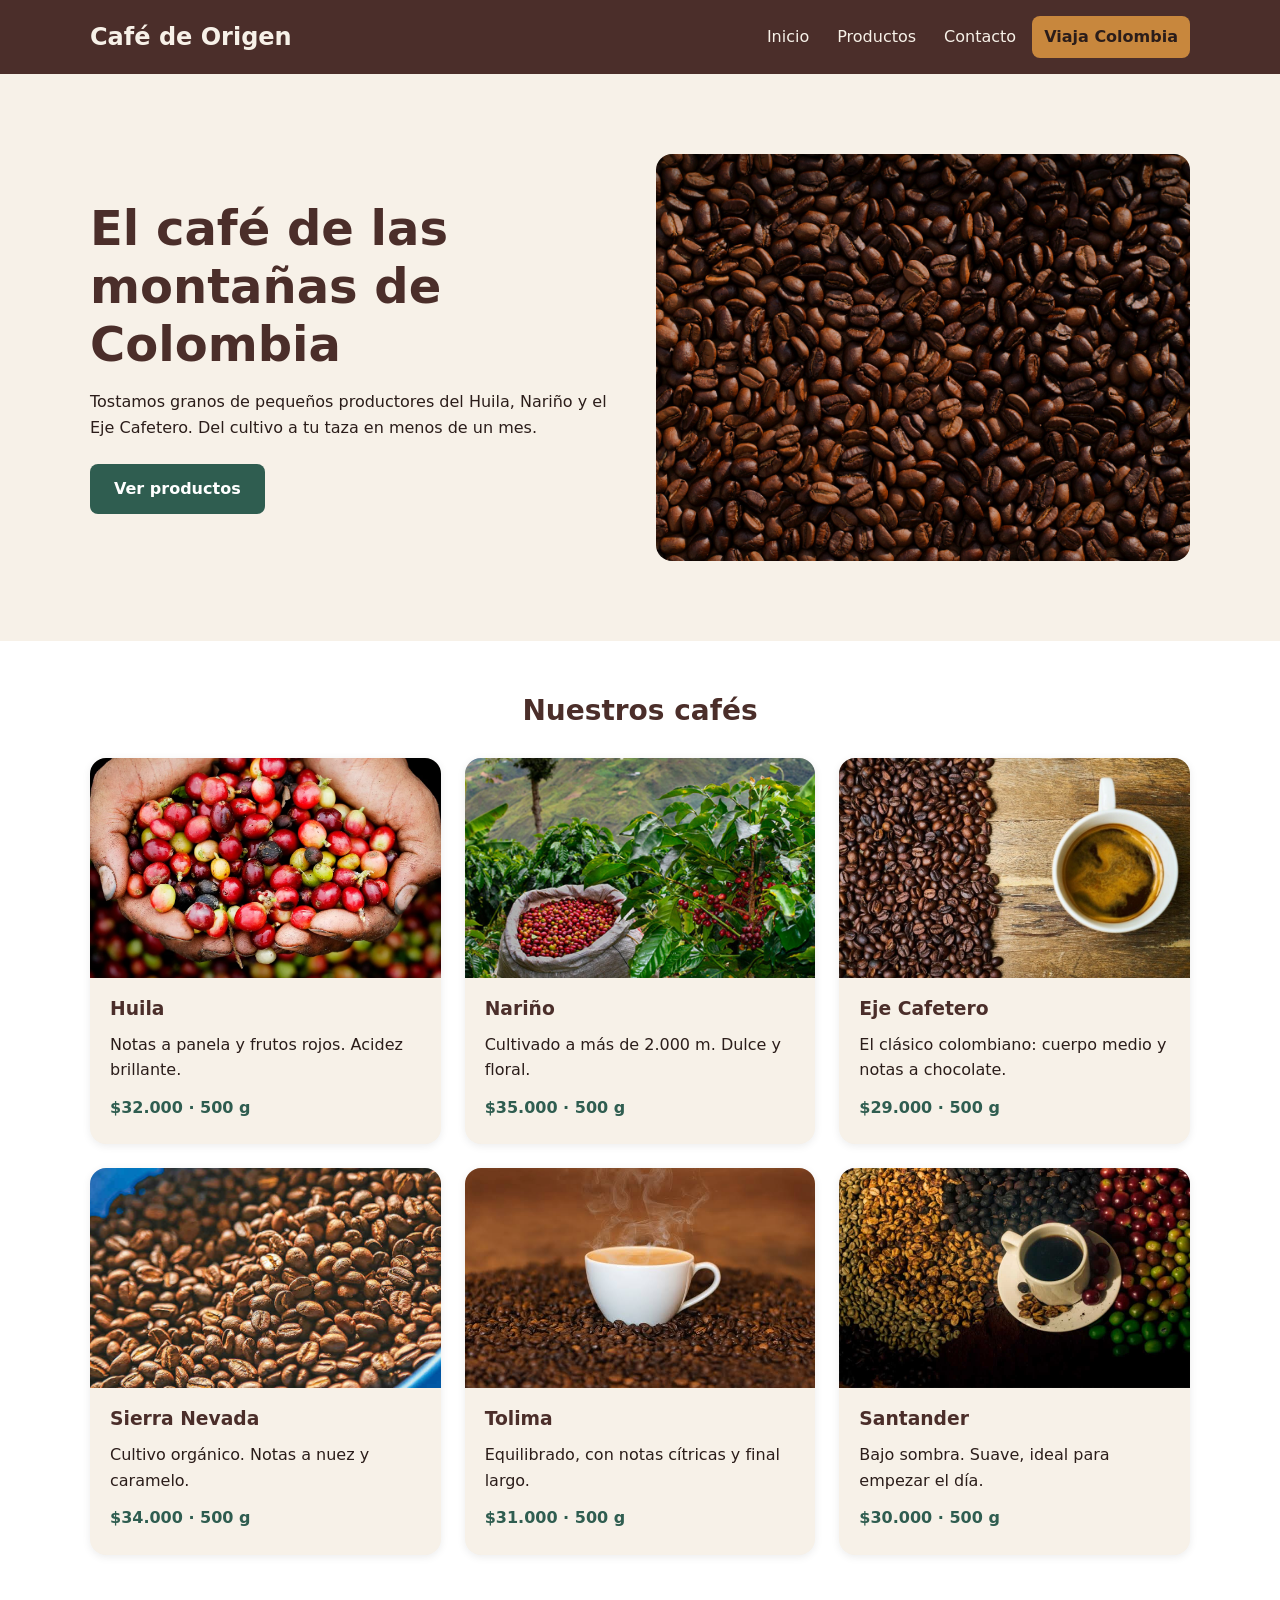
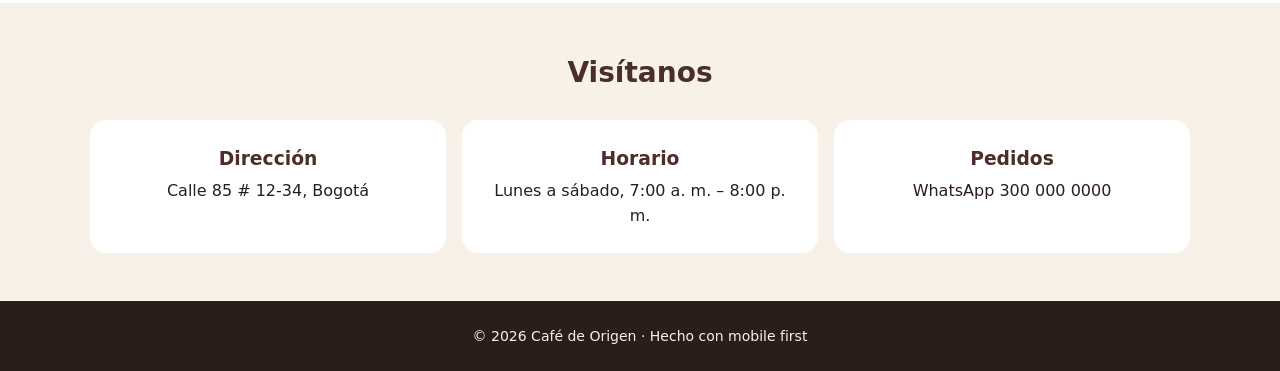
<file: index.html>
<!DOCTYPE html>
<html lang="es">
<head>
 <meta charset="UTF-8">
 <meta name="viewport" content="width=device-width, initial-scale=1.0">
 <title>Café de Origen</title>
 <link rel="stylesheet" href="CSS/styles.css">
 <script src="JS/menu.js" defer></script>
</head>
<body>
     <header class="header">
         <div class="contenedor header__contenido">
             
             <a href="#inicio" class="logo"> Café de Origen</a>
        <button class="menu-boton" aria-label="Abrir menú">☰</button>     
             <nav>
                 <ul class="nav__lista">
                    <li><a href="#inicio">Inicio</a></li>
                    <li><a href="#productos">Productos</a></li>
                    <li><a href="#contacto">Contacto</a></li>
                    <li><a href="viajacolombia/index.html" class="nav__destacado">Viaja Colombia</a></li>
                 </ul>
             </nav>
 </div>
 </header>
 <main>
 
 <section class="hero" id="inicio">
 <div class="contenedor hero__contenido">
 <div class="hero__texto">
 <h1>El café de las montañas de Colombia</h1>
 <p>Tostamos granos de pequeños productores del Huila, Nariño y el Eje
Cafetero. Del cultivo a tu taza en menos de un mes.</p>
 <a href="#productos" class="boton">Ver productos</a>

 </div>
 <img class="hero__imagen"
src="IMG/Cafe.jpg" alt="Taza de
café recién servida">
 </div>
 </section>
 
 <section class="productos" id="productos">
 <div class="contenedor">
 <h2>Nuestros cafés</h2>
 <div class="tarjetas">
 <article class="tarjeta">
 <img src="IMG/Huila.webp"
alt="Café del Huila">
 <div class="tarjeta__cuerpo">
 <h3>Huila</h3>
 <p>Notas a panela y frutos rojos. Acidez brillante.</p>
 <span class="precio">$32.000 · 500 g</span>
 </div>
 </article>
 <article class="tarjeta">
 <img src="IMG/Nariño.jpg"
alt="Café de Nariño">
 <div class="tarjeta__cuerpo">
 <h3>Nariño</h3>
 <p>Cultivado a más de 2.000 m. Dulce y floral.</p>
 <span class="precio">$35.000 · 500 g</span>
 </div>
 </article>
 <article class="tarjeta">
 <img
src="IMG/Eje Cafetero.jpg" alt="Café del
Eje Cafetero">
 <div class="tarjeta__cuerpo">
 <h3>Eje Cafetero</h3>
 <p>El clásico colombiano: cuerpo medio y notas a chocolate.</p>
 <span class="precio">$29.000 · 500 g</span>
 </div>
 </article>
 <article class="tarjeta">
 <img
src="IMG/Sierra Nevada.jpg" alt="Café de
la Sierra Nevada">
 <div class="tarjeta__cuerpo">
 <h3>Sierra Nevada</h3>
 <p>Cultivo orgánico. Notas a nuez y caramelo.</p>
 <span class="precio">$34.000 · 500 g</span>
 </div>
 </article>
 <article class="tarjeta">
 <img src="IMG/Tolima.jpeg"
alt="Café del Tolima">
 <div class="tarjeta__cuerpo">
 <h3>Tolima</h3>
 <p>Equilibrado, con notas cítricas y final largo.</p>
 <span class="precio">$31.000 · 500 g</span>
 </div>
 </article>
 <article class="tarjeta">
 <img src="IMG/Santander.jpeg"
alt="Café de Santander">
 <div class="tarjeta__cuerpo">
 <h3>Santander</h3>
 <p>Bajo sombra. Suave, ideal para empezar el día.</p>
 <span class="precio">$30.000 · 500 g</span>
 </div>
 </article>
 </div>
 </div>
 </section>

 <section class="contacto" id="contacto">
 <div class="contenedor">
 <h2>Visítanos</h2>
 <div class="contacto__grid">
 <div class="contacto__bloque">
 <h3>Dirección</h3>
 <p>Calle 85 # 12-34, Bogotá</p>
 </div>
 <div class="contacto__bloque">
 <h3>Horario</h3>
 <p>Lunes a sábado, 7:00 a. m. – 8:00 p. m.</p>
 </div>
 <div class="contacto__bloque">
 <h3>Pedidos</h3>
 <p>WhatsApp 300 000 0000</p>
 </div>
 </div>
 </div>
 </section>
 </main>
 
 <footer class="footer">
 <p>© 2026 Café de Origen · Hecho con mobile first</p>
 </footer>
</body>
</html>
</file>
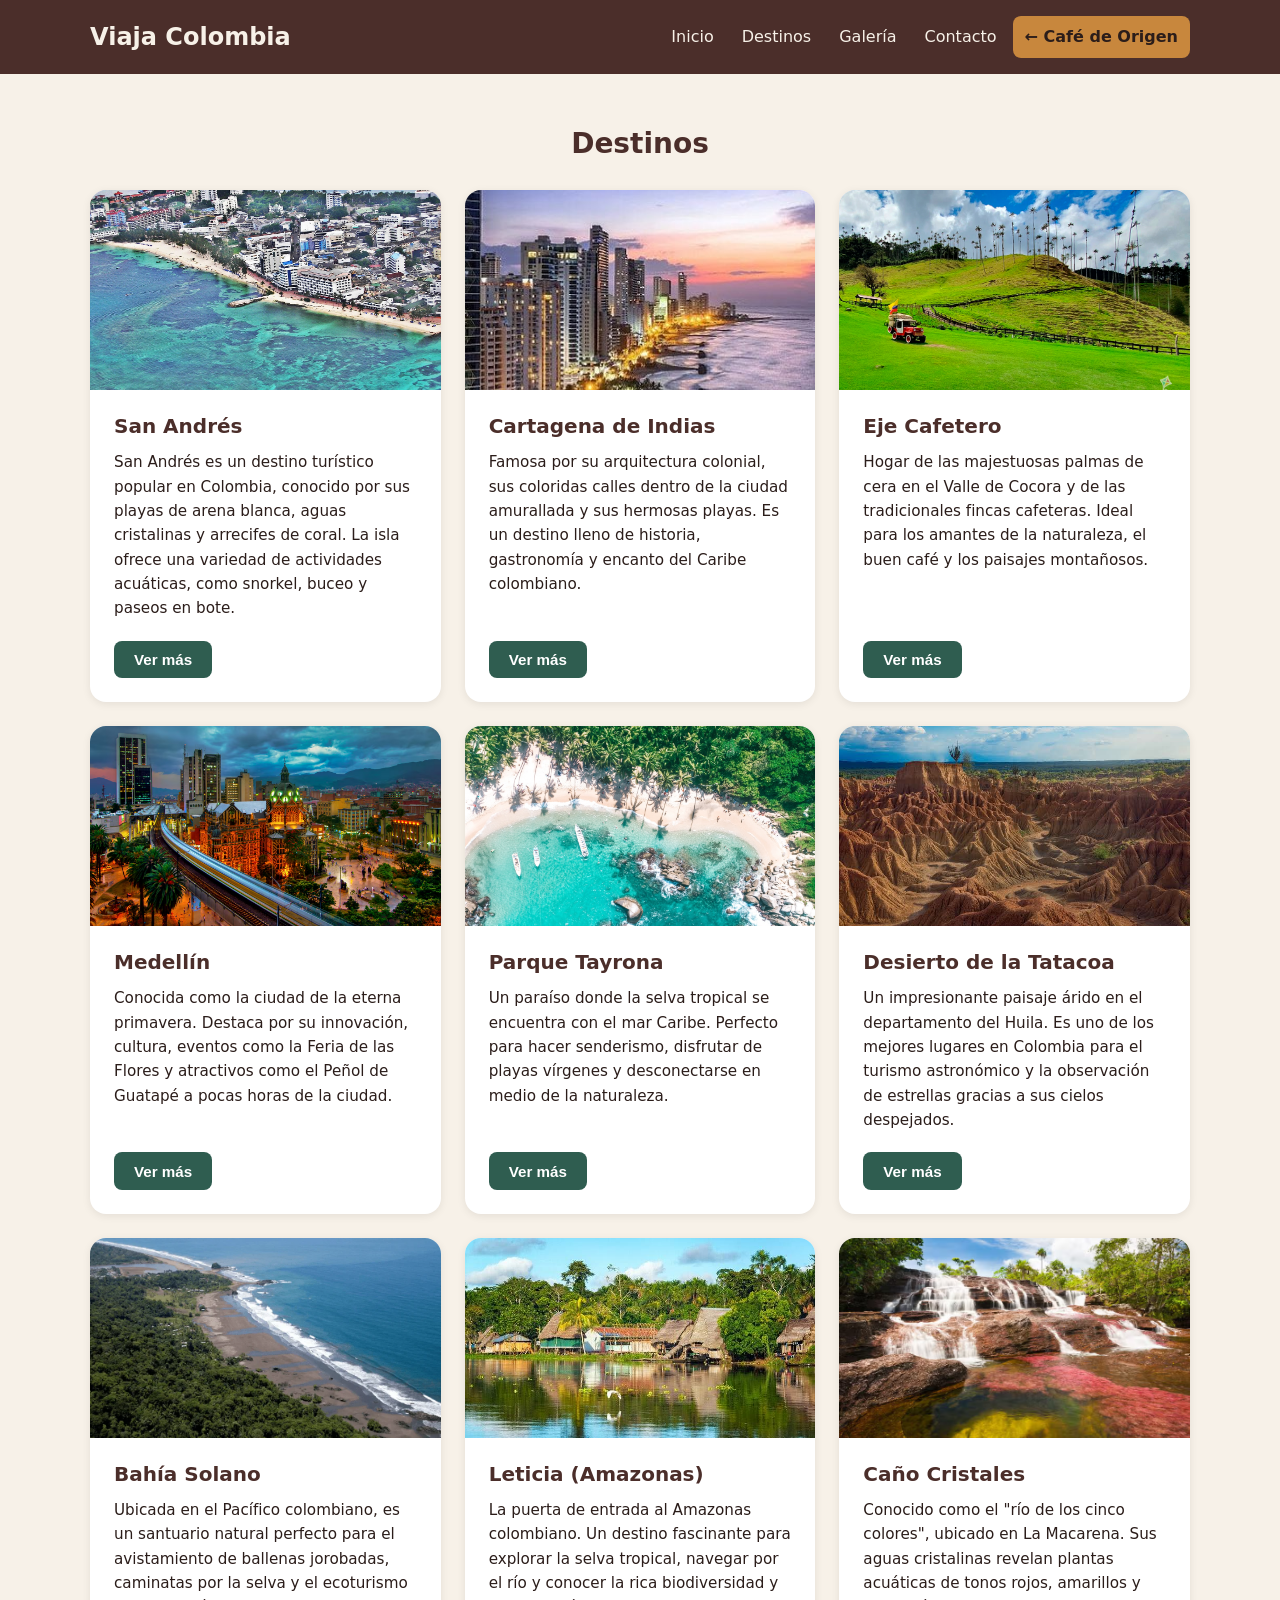
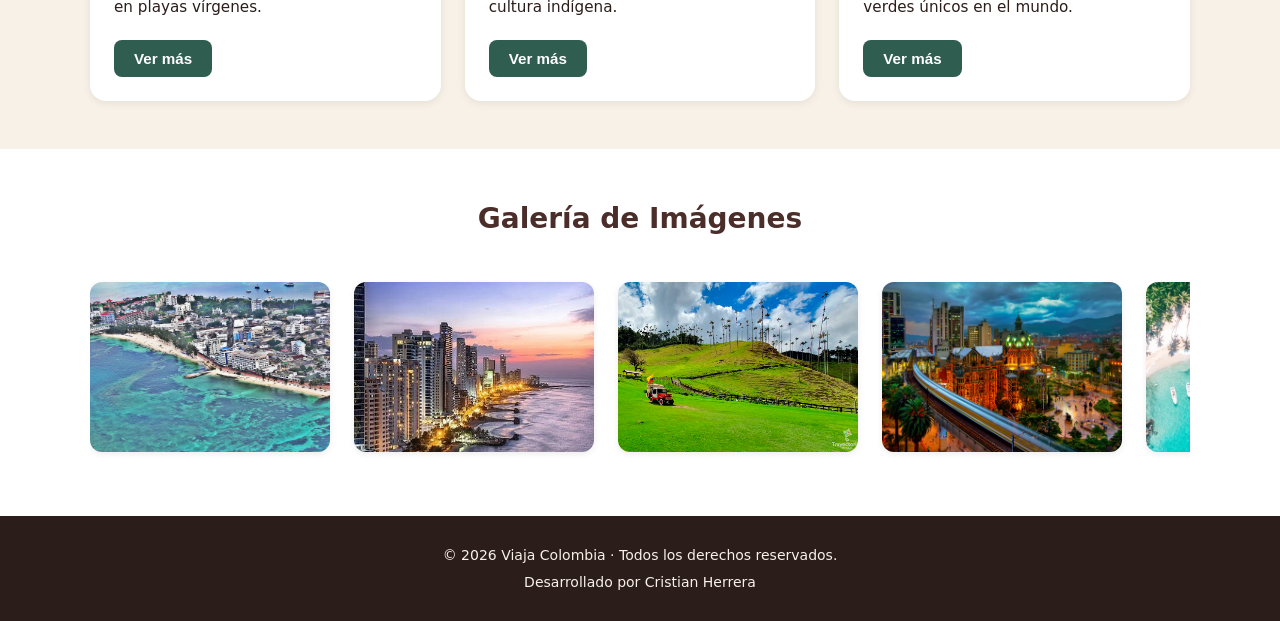
<file: viajacolombia/index.html>
<!DOCTYPE html>
<html lang="es">
<head>
    <meta charset="UTF-8">
    <meta name="viewport" content="width=device-width, initial-scale=1.0">
    <title>Viaja Colombia · Café de Origen</title>
    <link rel="stylesheet" href="CSS/estilos.css">
</head>
<body>

    <!-- ENCABEZADO -->
    <header class="cabecera">
        <div class="contenedor cabecera__contenido">
            <a href="index.html" class="logo">Viaja Colombia</a>
            <nav>
                <ul class="menu">
                    <li><a href="index.html">Inicio</a></li>
                    <li><a href="#destinos">Destinos</a></li>
                    <li><a href="#galeria">Galería</a></li>
                    <li><a href="../index.html#contacto">Contacto</a></li>
                    <li><a href="../index.html" class="nav__destacado">← Café de Origen</a></li>
                </ul>
            </nav>
        </div>
    </header>

    <main>
        <!-- SECCIÓN DESTINOS -->
        <section class="seccion-destinos" id="destinos">
            <div class="contenedor">
                <h2 class="seccion-titulo">Destinos</h2>
                
                <div class="destinos">
                    <!-- 1. San Andrés (Corregido el div contenido-tarjeta) -->
                    <article class="tarjeta">
                        <img src="IMG/San Andres.JPG" alt="San Andrés" class="imagen">
                        <div class="contenido-tarjeta">
                            <h3>San Andrés</h3>
                            <p>San Andrés es un destino turístico popular en Colombia, conocido por sus playas de arena blanca, aguas cristalinas y arrecifes de coral. La isla ofrece una variedad de actividades acuáticas, como snorkel, buceo y paseos en bote.</p>
                            <button class="boton">Ver más</button>
                        </div>
                    </article>

                    <!-- 2. Cartagena -->
                    <article class="tarjeta">
                        <img src="IMG/Cartagena.jpg" alt="Cartagena" class="imagen">
                        <div class="contenido-tarjeta">
                            <h3>Cartagena de Indias</h3>
                            <p>Famosa por su arquitectura colonial, sus coloridas calles dentro de la ciudad amurallada y sus hermosas playas. Es un destino lleno de historia, gastronomía y encanto del Caribe colombiano.</p>
                            <button class="boton">Ver más</button>
                        </div>
                    </article>

                    <!-- 3. Eje Cafetero -->
                    <article class="tarjeta">
                        <img src="IMG/Eje Cafetero.webp" alt="Eje Cafetero" class="imagen">
                        <div class="contenido-tarjeta">
                            <h3>Eje Cafetero</h3>
                            <p>Hogar de las majestuosas palmas de cera en el Valle de Cocora y de las tradicionales fincas cafeteras. Ideal para los amantes de la naturaleza, el buen café y los paisajes montañosos.</p>
                            <button class="boton">Ver más</button>
                        </div>
                    </article>

                    <!-- 4. Medellín -->
                    <article class="tarjeta">
                        <img src="IMG/Medellin.avif" alt="Medellín" class="imagen">
                        <div class="contenido-tarjeta">
                            <h3>Medellín</h3>
                            <p>Conocida como la ciudad de la eterna primavera. Destaca por su innovación, cultura, eventos como la Feria de las Flores y atractivos como el Peñol de Guatapé a pocas horas de la ciudad.</p>
                            <button class="boton">Ver más</button>
                        </div>
                    </article>

                    <!-- 5. Parque Tayrona -->
                    <article class="tarjeta">
                        <img src="IMG/Tayrona.jpg" alt="Parque Tayrona" class="imagen">
                        <div class="contenido-tarjeta">
                            <h3>Parque Tayrona</h3>
                            <p>Un paraíso donde la selva tropical se encuentra con el mar Caribe. Perfecto para hacer senderismo, disfrutar de playas vírgenes y desconectarse en medio de la naturaleza.</p>
                            <button class="boton">Ver más</button>
                        </div>
                    </article>

                    <!-- 6. Desierto de la Tatacoa -->
                    <article class="tarjeta">
                        <img src="IMG/Desierto de la Tatacoa.jpeg" alt="Desierto de la Tatacoa" class="imagen">
                        <div class="contenido-tarjeta">
                            <h3>Desierto de la Tatacoa</h3>
                            <p>Un impresionante paisaje árido en el departamento del Huila. Es uno de los mejores lugares en Colombia para el turismo astronómico y la observación de estrellas gracias a sus cielos despejados.</p>
                            <button class="boton">Ver más</button>
                        </div>
                    </article>

                    <!-- 7. Bahía Solano -->
                    <article class="tarjeta">
                        <img src="IMG/Bahia Solano.webp" alt="Bahía Solano" class="imagen">
                        <div class="contenido-tarjeta">
                            <h3>Bahía Solano</h3>
                            <p>Ubicada en el Pacífico colombiano, es un santuario natural perfecto para el avistamiento de ballenas jorobadas, caminatas por la selva y el ecoturismo en playas vírgenes.</p>
                            <button class="boton">Ver más</button>
                        </div>
                    </article>

                    <!-- 8. Leticia -->
                    <article class="tarjeta">
                        <img src="IMG/Leticia.jpeg" alt="Leticia Amazonas" class="imagen">
                        <div class="contenido-tarjeta">
                            <h3>Leticia (Amazonas)</h3>
                            <p>La puerta de entrada al Amazonas colombiano. Un destino fascinante para explorar la selva tropical, navegar por el río y conocer la rica biodiversidad y cultura indígena.</p>
                            <button class="boton">Ver más</button>
                        </div>
                    </article>

                    <!-- 9. Caño Cristales -->
                    <article class="tarjeta">
                        <img src="IMG/Caño Cristales.avif" alt="Caño Cristales" class="imagen">
                        <div class="contenido-tarjeta">
                            <h3>Caño Cristales</h3>
                            <p>Conocido como el "río de los cinco colores", ubicado en La Macarena. Sus aguas cristalinas revelan plantas acuáticas de tonos rojos, amarillos y verdes únicos en el mundo.</p>
                            <button class="boton">Ver más</button>
                        </div>
                    </article>
                </div>
            </div>
        </section>

        <!-- SECCIÓN GALERÍA (Ahora dentro del main y bien cerrada) -->
        <section class="seccion-galeria" id="galeria">
            <div class="contenedor">
                <h2 class="seccion-titulo">Galería de Imágenes</h2>

                <div class="carrusel">
                    <div class="galeria-fotos">
                        
                        <img src="IMG/San Andres.JPG" alt="San Andrés" class="foto">
                        <img src="IMG/Cartagena.jpg" alt="Cartagena de Indias" class="foto">
                        <img src="IMG/Eje Cafetero.webp" alt="Eje Cafetero" class="foto">
                        <img src="IMG/Medellin.avif" alt="Medellín" class="foto">
                        <img src="IMG/Tayrona.jpg" alt="Parque Tayrona" class="foto">
                        <img src="IMG/Desierto de la Tatacoa.jpeg" alt="Desierto de la Tatacoa" class="foto">
                        <img src="IMG/Bahia Solano.webp" alt="Bahía Solano" class="foto">
                        <img src="IMG/Leticia.jpeg" alt="Leticia Amazonas" class="foto">
                        <img src="IMG/Caño Cristales.avif" alt="Caño Cristales" class="foto">

                        <img src="IMG/San Andres.JPG" alt="San Andrés" class="foto">
                        <img src="IMG/Cartagena.jpg" alt="Cartagena de Indias" class="foto">
                        <img src="IMG/Eje Cafetero.webp" alt="Eje Cafetero" class="foto">
                        <img src="IMG/Medellin.avif" alt="Medellín" class="foto">
                        <img src="IMG/Tayrona.jpg" alt="Parque Tayrona" class="foto">
                        <img src="IMG/Desierto de la Tatacoa.jpeg" alt="Desierto de la Tatacoa" class="foto">
                        <img src="IMG/Bahia Solano.webp" alt="Bahía Solano" class="foto">
                        <img src="IMG/Leticia.jpeg" alt="Leticia Amazonas" class="foto">
                        <img src="IMG/Caño Cristales.avif" alt="Caño Cristales" class="foto">
                    
                    </div>
                </div>
            </div>
        </section>
    </main>

    <!-- PIE DE PÁGINA -->
    <footer class="footer">
        <p>&copy; 2026 Viaja Colombia · Todos los derechos reservados.</p>
        <p>Desarrollado por Cristian Herrera</p>
    </footer>
</body>
</html>
</file>
<file: CSS/styles.css>
*{
 box-sizing: border-box;
 margin: 0;
 padding: 0;
}

html {
 font-size: 100%; 
 scroll-behavior: smooth;
}
body {
 font-family: system-ui, "Segoe UI", Roboto, Arial, sans-serif;
 font-size: 1rem;
 line-height: 1.6;
 color: #2b1d1a;
 background-color: #f7f1e8;
}
a {
 color: inherit;
 text-decoration: none;
}
ul {
 list-style: none;
}
h2 {
 font-size: 1.75rem;
 color: #4b2e2a;
 text-align: center;
 margin-bottom: 1.5rem;
}

img {
 max-width: 100%;
 height: auto;
 display: block;
}

.contenedor {
 width: 90%;
 max-width: 1100px;
 margin: 0 auto;
}

.header {
 background-color: #4b2e2a;
 color: #f7f1e8;
 padding: 1rem 0;
}
.header__contenido {
  display: flex;
  flex-direction: row;
  justify-content: space-between;
  align-items: center;
  flex-wrap: wrap; 
  gap: 1rem;
}

.header nav {
  width: 100%; 
}

.logo {
 font-size: 1.5rem;
 font-weight: 700;
}
.nav__lista {
 display: flex;
 flex-direction: column;
 align-items: center;
 gap: 0.5rem;
}
.nav__lista a {
 display: block;
 padding: 0.5rem 1rem;
 border-radius: 0.5rem;
}
.nav__lista a:hover {
 background-color: rgba(255, 255, 255, 0.15);
}
.nav__destacado {
 background-color: #c8873d;
 color: #2b1d1a;
 font-weight: 700;
}

.hero {
 padding: 3rem 0;
}
.hero__contenido {
 display: grid;
 gap: 2rem;
}
.hero h1 {
 font-size: 2rem;
 line-height: 1.2;
 color: #4b2e2a;
 margin-bottom: 1rem;
}
.hero p {
 margin-bottom: 1.5rem;
}
.boton {
 display: inline-block;
 background-color: #2f5d50;
 color: #ffffff;
 padding: 0.75rem 1.5rem;
 border-radius: 0.5rem;
 font-weight: 700;
}
.hero__imagen {
 border-radius: 1rem;
}

.productos {
 background-color: #ffffff;
 padding: 3rem 0;
}
.tarjetas {
 display: grid;
 grid-template-columns: 1fr;
 gap: 1.5rem;
}
.tarjeta {
 background-color: #f7f1e8;
 border-radius: 1rem;
 overflow: hidden;
 box-shadow: 0 2px 8px rgba(0, 0, 0, 0.08);
}
.tarjeta__cuerpo {
 padding: 1rem 1.25rem 1.5rem;
}
.tarjeta h3 {
 color: #4b2e2a;
 margin-bottom: 0.5rem;
}

.tarjeta img{
width: 100%;
  height: 220px;      
  object-fit: cover;  
}

.precio {
 display: block;
 margin-top: 0.75rem;
 font-weight: 700;
 color: #2f5d50;
}

.contacto {
 padding: 3rem 0;
}
.contacto__grid {
 display: flex;
 flex-direction: column;
 gap: 1rem;
}
.contacto__bloque {
 background-color: #ffffff;
 padding: 1.5rem;
 border-radius: 1rem;
 text-align: center;
}
.contacto__bloque h3 {
 color: #4b2e2a;
 margin-bottom: 0.25rem;
}
.footer {
 background-color: #2b1d1a;
 color: #f7f1e8;
 text-align: center;
 padding: 1.5rem 0;
 font-size: 0.875rem;
}

.menu-boton {
  background: transparent;
  border: 2px solid #f7f1e8;
  color: #f7f1e8;
  font-size: 1.5rem;
  padding: 0.2rem 0.6rem;
  border-radius: 0.5rem;
  cursor: pointer;
}

.nav__lista { 
display: none; 
flex-direction: column;
align-items: center;
gap: 0.5rem;
padding-top: 0.5rem;
}

.nav__lista.abierto { 
display: flex; 
}

@media (min-width: 768px) {

}

@media (min-width: 768px) {

.header nav {
width: auto;
}

 .menu-boton { 
 display: none; 
 }

 .nav__lista {
 display: flex; 
 flex-direction: row;
 gap: 0.25rem;
 padding-top: 0;
  }
 }
 
 .header__contenido {
 flex-direction: row;
 justify-content: space-between;
 }
 .nav__lista {
 flex-direction: row;
 gap: 0.25rem;
 }
 .nav__lista a {
 padding: 0.5rem 0.75rem;
 }
 .hero h1 {
 font-size: 2.5rem;
 }
 .tarjetas {
 grid-template-columns: repeat(2, 1fr);
 }
 .contacto__grid {
 flex-direction: row;
 }
 .contacto__bloque {
 flex: 1;
 }


@media (min-width: 1024px) {
 .hero {
 padding: 5rem 0;
 }
 .hero__contenido {
 grid-template-columns: 1fr 1fr;
 align-items: center;
 }
 .hero h1 {
 font-size: 3rem;
 }
 .tarjetas {
 grid-template-columns: repeat(3, 1fr);
 }
}
</file>
<file: viajacolombia/CSS/estilos.css>
* {
    box-sizing: border-box;
    margin: 0;
    padding: 0;
}

html {
    font-size: 100%;
    scroll-behavior: smooth;
}

body {
    font-family: system-ui, "Segoe UI", Roboto, Arial, sans-serif;
    font-size: 1rem;
    line-height: 1.6;
    color: #2b1d1a;
    background-color: #f7f1e8; /* Crema suave de Café de Origen */
}

a {
    color: inherit;
    text-decoration: none;
}

ul {
    list-style: none;
}

img {
    max-width: 100%;
    height: auto;
    display: block;
}

.contenedor {
    width: 90%;
    max-width: 1100px;
    margin: 0 auto;
}

.seccion-titulo {
    font-size: 1.75rem;
    color: #4b2e2a;
    text-align: center;
    margin-bottom: 1.5rem;
}


.cabecera {
    background-color: #4b2e2a;
    color: #f7f1e8;
    padding: 1rem 0;
}

.cabecera__contenido {
    display: flex;
    flex-direction: column;
    align-items: center;
    gap: 1rem;
}

.logo {
    font-size: 1.5rem;
    font-weight: 700;
}

.menu {
    display: flex;
    flex-direction: column;
    align-items: center;
    gap: 0.5rem;
}

.menu a {
    display: block;
    padding: 0.5rem 1rem;
    border-radius: 0.5rem;
    transition: background-color 0.2s ease;
}

.menu a:hover {
    background-color: rgba(255, 255, 255, 0.15);
}

.nav__destacado {
    background-color: #c8873d;
    color: #2b1d1a;
    font-weight: 700;
}

.seccion-destinos {
    padding: 3rem 0;
}

.destinos {
    display: grid;
    grid-template-columns: 1fr; /* 1 columna en celular */
    gap: 1.5rem;
}


.tarjeta {
    background-color: #ffffff;
    border-radius: 1rem;
    overflow: hidden;
    box-shadow: 0 2px 8px rgba(0, 0, 0, 0.08);
    display: flex;
    flex-direction: column;
    transition: transform 0.3s ease, box-shadow 0.3s ease;
}

.tarjeta:hover {
    transform: translateY(-6px);
    box-shadow: 0 8px 20px rgba(0, 0, 0, 0.12);
}

.tarjeta img.imagen {
    width: 100%;
    height: 200px;
    object-fit: cover;
}

.contenido-tarjeta {
    padding: 1.25rem 1.5rem 1.5rem;
    display: flex;
    flex-direction: column;
    flex-grow: 1;
}

.contenido-tarjeta h3 {
    color: #4b2e2a;
    font-size: 1.25rem;
    margin-bottom: 0.5rem;
}

.contenido-tarjeta p {
    font-size: 0.95rem;
    color: #2b1d1a;
    margin-bottom: 1.25rem;
    flex-grow: 1;
    text-align: left; 
}

.boton {
    display: inline-block;
    background-color: #2f5d50; 
    color: #ffffff;
    border: none;
    padding: 0.65rem 1.25rem;
    border-radius: 0.5rem;
    font-weight: 700;
    font-size: 0.95rem;
    cursor: pointer;
    align-self: flex-start;
    transition: opacity 0.2s ease;
}

.boton:hover {
    opacity: 0.9;
}


.seccion-galeria {
    background-color: #ffffff; 
    padding: 3rem 0;
}

.seccion-galeria {
    background-color: #ffffff;
    padding: 3rem 0;
}

.galeria-fotos {
    display: flex;    /* Pone todas las fotos en una sola fila horizontal */
    gap: 1.25rem;
    width: max-content;
    animation: deslizarGaleria 30s linear infinite; /* Se mueve sola en 30 segundos */
}

.galeria-fotos:hover {
    animation-play-state: paused;
}

.carrusel{
    overflow: hidden; /* Recorta las fotos que salen por los lados */
    width: 100%;
    padding: 1rem 0;  /* Espacio para que no se corte la sombra al pasar el mouse */
}

.foto {
    width: 240px;     /* Ancho de cada foto en celular */
    height: 170px;    /* Alto fijo para que todas se vean parejitas */
    flex-shrink: 0;   /* Evita que las fotos se aplasten */
    object-fit: cover;
    border-radius: 0.75rem;
    box-shadow: 0 2px 6px rgba(0, 0, 0, 0.08);
    transition: transform 0.3s ease, box-shadow 0.3s ease;
}

.foto:hover {
    transform: scale(1.05);
    box-shadow: 0 6px 16px rgba(0, 0, 0, 0.15);
}

@keyframes deslizarGaleria {
    0% {
        transform: translateX(0);
    }
    100% {
        transform: translateX(calc(-50% - 0.625rem));
    }
}

.footer {
    background-color: #2b1d1a;
    color: #f7f1e8;
    text-align: center;
    padding: 1.5rem 0;
    font-size: 0.875rem;
}

.footer p {
    margin: 0.25rem 0;
}


@media (min-width: 768px) {
    .mensaje {
        background-color: #2f5d50; /* Verde */
    }
    .mensaje::after {
        content: "Versión Tablet (768px a 1023px)";
    }

    .cabecera__contenido {
        flex-direction: row;
        justify-content: space-between;
    }

    .menu {
        flex-direction: row;
        gap: 0.25rem;
    }

    .menu a {
        padding: 0.5rem 0.75rem;
    }

    .destinos {
        grid-template-columns: repeat(2, 1fr); 
    }

    .galeria-fotos {
        grid-template-columns: repeat(3, 1fr); 
        gap: 1,25rem;
    }
}


@media (min-width: 1024px) {
    .mensaje {
        background-color: #c8873d; 
        color: #2b1d1a;
    }
    .mensaje::after {
        content: "Versión Escritorio (≥ 1024px)";
    }

    .destinos {
        grid-template-columns: repeat(3, 1fr); 
    }

    .galeria-fotos {
        grid-template-columns: repeat(3, 1fr);
        gap: 1.5rem;
    }
}
</file>
